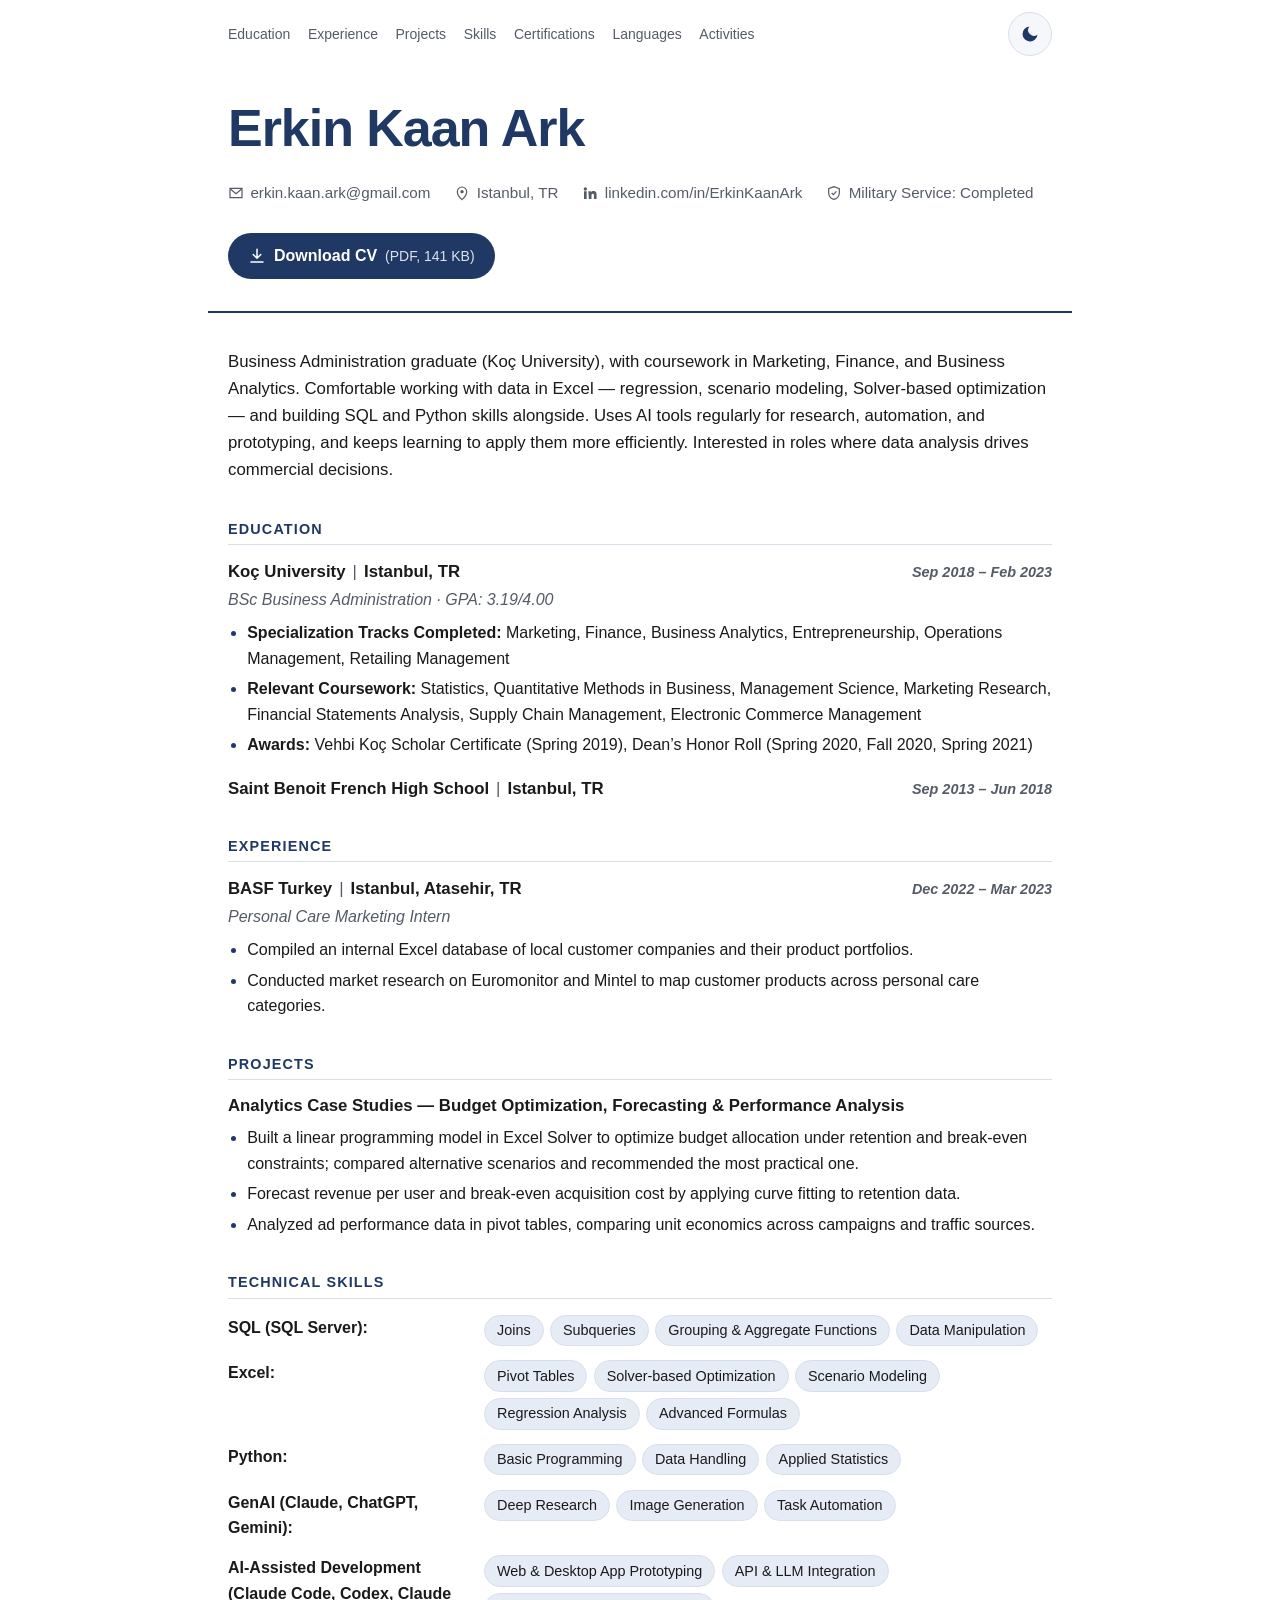
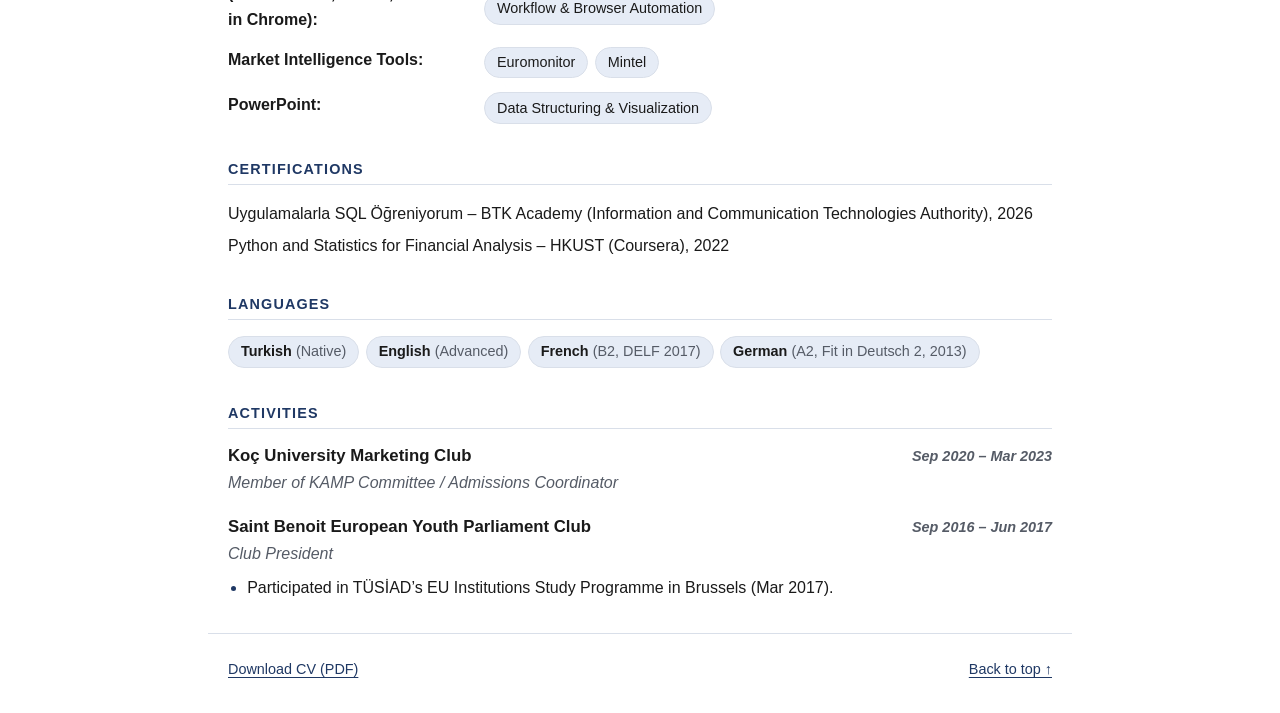
<file: index.html>
<!DOCTYPE html>
<html lang="en">
<head>
  <meta charset="utf-8">
  <meta name="viewport" content="width=device-width, initial-scale=1, viewport-fit=cover">
  <title>Erkin Kaan Ark — CV</title>
  <meta name="description" content="Business Administration graduate (Koç University), with coursework in Marketing, Finance, and Business Analytics.">
  <meta name="author" content="Erkin Kaan Ark">
  <meta name="robots" content="noindex, nofollow, noarchive">
  <meta name="color-scheme" content="light dark">
  <meta name="theme-color" content="#ffffff" media="(prefers-color-scheme: light)">
  <meta name="theme-color" content="#0f1420" media="(prefers-color-scheme: dark)">
  <meta name="format-detection" content="telephone=no">
  <link rel="canonical" href="https://ekaana.github.io/">
  <link rel="icon" href="favicon.svg" type="image/svg+xml">
  <link rel="apple-touch-icon" href="apple-touch-icon.png">

  <meta property="og:type" content="profile">
  <meta property="og:title" content="Erkin Kaan Ark — CV">
  <meta property="og:description" content="Business Administration graduate (Koç University), with coursework in Marketing, Finance, and Business Analytics.">
  <meta property="og:url" content="https://ekaana.github.io/">
  <meta property="og:image" content="https://ekaana.github.io/og-image.png">
  <meta property="og:image:width" content="1200">
  <meta property="og:image:height" content="630">
  <meta property="og:image:alt" content="Erkin Kaan Ark — Business Administration graduate, Koç University">
  <meta property="profile:first_name" content="Erkin Kaan">
  <meta property="profile:last_name" content="Ark">
  <meta name="twitter:card" content="summary_large_image">

  <script>
    (function () {
      document.documentElement.className += " js";
      try {
        var t = localStorage.getItem("theme");
        if (t === "light" || t === "dark") document.documentElement.setAttribute("data-theme", t);
      } catch (e) {}
    })();
  </script>
  <link rel="stylesheet" href="styles.css">
</head>
<body>
  <a class="skip-link" href="#main">Skip to content</a>

  <div class="topbar">
    <nav class="section-nav" aria-label="Sections">
      <a href="#education">Education</a>
      <a href="#experience">Experience</a>
      <a href="#projects">Projects</a>
      <a href="#skills">Skills</a>
      <a href="#certifications">Certifications</a>
      <a href="#languages">Languages</a>
      <a href="#activities">Activities</a>
    </nav>
    <button class="theme-toggle" type="button" aria-label="Toggle dark mode" aria-pressed="false">
      <svg class="icon-moon" viewBox="0 0 24 24" width="20" height="20" aria-hidden="true"><path d="M21 12.8A9 9 0 1 1 11.2 3a7 7 0 0 0 9.8 9.8z" fill="currentColor"/></svg>
      <svg class="icon-sun" viewBox="0 0 24 24" width="20" height="20" aria-hidden="true"><circle cx="12" cy="12" r="4.5" fill="currentColor"/><g stroke="currentColor" stroke-width="2" stroke-linecap="round"><path d="M12 1.5v2.5M12 20v2.5M1.5 12H4M20 12h2.5M4.6 4.6l1.8 1.8M17.6 17.6l1.8 1.8M4.6 19.4l1.8-1.8M17.6 6.4l1.8-1.8"/></g></svg>
    </button>
  </div>

  <header class="hero">
    <h1>Erkin Kaan Ark</h1>
    <ul class="contact">
      <li>
        <a class="email" data-u="kra.naak.nikre" data-d="moc.liamg">
          <svg viewBox="0 0 24 24" width="16" height="16" aria-hidden="true"><path d="M3 5h18v14H3z" fill="none" stroke="currentColor" stroke-width="1.8"/><path d="m3.5 6 8.5 7 8.5-7" fill="none" stroke="currentColor" stroke-width="1.8"/></svg>
          <span class="email-text">Email</span>
        </a>
        <noscript><span>erkin.kaan.ark [at] gmail.com</span></noscript>
      </li>
      <li>
        <svg viewBox="0 0 24 24" width="16" height="16" aria-hidden="true"><path d="M12 22s7-6.2 7-12a7 7 0 1 0-14 0c0 5.8 7 12 7 12z" fill="none" stroke="currentColor" stroke-width="1.8"/><circle cx="12" cy="10" r="2.5" fill="currentColor"/></svg>
        Istanbul, TR
      </li>
      <li>
        <a href="https://www.linkedin.com/in/ErkinKaanArk" rel="noopener" target="_blank">
          <svg viewBox="0 0 24 24" width="16" height="16" aria-hidden="true"><path fill="currentColor" d="M4.98 3.5a2.5 2.5 0 1 1 0 5 2.5 2.5 0 0 1 0-5zM3 9.5h4V21H3zM9.5 9.5h3.8v1.6h.05c.53-1 1.83-2.05 3.77-2.05 4.03 0 4.78 2.65 4.78 6.1V21h-4v-5.1c0-1.22-.02-2.78-1.7-2.78-1.7 0-1.95 1.32-1.95 2.7V21h-4z"/></svg>
          linkedin.com/in/ErkinKaanArk
        </a>
      </li>
      <li>
        <svg viewBox="0 0 24 24" width="16" height="16" aria-hidden="true"><path d="M12 2.5 4 5.5v6c0 5 3.4 8.8 8 10 4.6-1.2 8-5 8-10v-6z" fill="none" stroke="currentColor" stroke-width="1.8"/><path d="m8.5 12 2.5 2.5 4.5-5" fill="none" stroke="currentColor" stroke-width="1.8"/></svg>
        Military Service: Completed
      </li>
    </ul>
    <a class="btn-download" href="Erkin_Kaan_Ark_CV.pdf" download="Erkin_Kaan_Ark_CV.pdf" type="application/pdf">
      <svg viewBox="0 0 24 24" width="18" height="18" aria-hidden="true"><path d="M12 3v12m0 0-5-5m5 5 5-5M4 20h16" fill="none" stroke="currentColor" stroke-width="2" stroke-linecap="round" stroke-linejoin="round"/></svg>
      Download CV <span class="file-meta">(PDF, 141 KB)</span>
    </a>
  </header>

  <main id="main">
    <section class="summary" aria-label="Summary">
      <p>Business Administration graduate (Koç University), with coursework in Marketing, Finance, and Business Analytics. Comfortable working with data in Excel — regression, scenario modeling, Solver-based optimization — and building SQL and Python skills alongside. Uses AI tools regularly for research, automation, and prototyping, and keeps learning to apply them more efficiently. Interested in roles where data analysis drives commercial decisions.</p>
    </section>

    <section id="education" aria-labelledby="h-education">
      <h2 id="h-education">Education</h2>
      <article class="entry">
        <div class="entry-head">
          <h3>Koç University <span class="sep">|</span> <span class="place">Istanbul, TR</span></h3>
          <p class="dates"><time datetime="2018-09">Sep 2018</time> – <time datetime="2023-02">Feb 2023</time></p>
        </div>
        <p class="role">BSc Business Administration · GPA: 3.19/4.00</p>
        <ul class="bullets">
          <li><strong>Specialization Tracks Completed:</strong> Marketing, Finance, Business Analytics, Entrepreneurship, Operations Management, Retailing Management</li>
          <li><strong>Relevant Coursework:</strong> Statistics, Quantitative Methods in Business, Management Science, Marketing Research, Financial Statements Analysis, Supply Chain Management, Electronic Commerce Management</li>
          <li><strong>Awards:</strong> Vehbi Koç Scholar Certificate (Spring 2019), Dean’s Honor Roll (Spring 2020, Fall 2020, Spring 2021)</li>
        </ul>
      </article>
      <article class="entry">
        <div class="entry-head">
          <h3>Saint Benoit French High School <span class="sep">|</span> <span class="place">Istanbul, TR</span></h3>
          <p class="dates"><time datetime="2013-09">Sep 2013</time> – <time datetime="2018-06">Jun 2018</time></p>
        </div>
      </article>
    </section>

    <section id="experience" aria-labelledby="h-experience">
      <h2 id="h-experience">Experience</h2>
      <article class="entry">
        <div class="entry-head">
          <h3>BASF Turkey <span class="sep">|</span> <span class="place">Istanbul, Atasehir, TR</span></h3>
          <p class="dates"><time datetime="2022-12">Dec 2022</time> – <time datetime="2023-03">Mar 2023</time></p>
        </div>
        <p class="role">Personal Care Marketing Intern</p>
        <ul class="bullets">
          <li>Compiled an internal Excel database of local customer companies and their product portfolios.</li>
          <li>Conducted market research on Euromonitor and Mintel to map customer products across personal care categories.</li>
        </ul>
      </article>
    </section>

    <section id="projects" aria-labelledby="h-projects">
      <h2 id="h-projects">Projects</h2>
      <article class="entry">
        <div class="entry-head">
          <h3>Analytics Case Studies — Budget Optimization, Forecasting &amp; Performance Analysis</h3>
        </div>
        <ul class="bullets">
          <li>Built a linear programming model in Excel Solver to optimize budget allocation under retention and break-even constraints; compared alternative scenarios and recommended the most practical one.</li>
          <li>Forecast revenue per user and break-even acquisition cost by applying curve fitting to retention data.</li>
          <li>Analyzed ad performance data in pivot tables, comparing unit economics across campaigns and traffic sources.</li>
        </ul>
      </article>
    </section>

    <section id="skills" aria-labelledby="h-skills">
      <h2 id="h-skills">Technical Skills</h2>
      <dl class="skills">
        <div class="skill">
          <dt>SQL (SQL Server):</dt>
          <dd><ul class="chips"><li>Joins</li><li>Subqueries</li><li>Grouping &amp; Aggregate Functions</li><li>Data Manipulation</li></ul></dd>
        </div>
        <div class="skill">
          <dt>Excel:</dt>
          <dd><ul class="chips"><li>Pivot Tables</li><li>Solver-based Optimization</li><li>Scenario Modeling</li><li>Regression Analysis</li><li>Advanced Formulas</li></ul></dd>
        </div>
        <div class="skill">
          <dt>Python:</dt>
          <dd><ul class="chips"><li>Basic Programming</li><li>Data Handling</li><li>Applied Statistics</li></ul></dd>
        </div>
        <div class="skill">
          <dt>GenAI (Claude, ChatGPT, Gemini):</dt>
          <dd><ul class="chips"><li>Deep Research</li><li>Image Generation</li><li>Task Automation</li></ul></dd>
        </div>
        <div class="skill">
          <dt>AI-Assisted Development (Claude Code, Codex, Claude in Chrome):</dt>
          <dd><ul class="chips"><li>Web &amp; Desktop App Prototyping</li><li>API &amp; LLM Integration</li><li>Workflow &amp; Browser Automation</li></ul></dd>
        </div>
        <div class="skill">
          <dt>Market Intelligence Tools:</dt>
          <dd><ul class="chips"><li>Euromonitor</li><li>Mintel</li></ul></dd>
        </div>
        <div class="skill">
          <dt>PowerPoint:</dt>
          <dd><ul class="chips"><li>Data Structuring &amp; Visualization</li></ul></dd>
        </div>
      </dl>
    </section>

    <section id="certifications" aria-labelledby="h-certifications">
      <h2 id="h-certifications">Certifications</h2>
      <ul class="plain">
        <li>Uygulamalarla SQL Öğreniyorum – BTK Academy (Information and Communication Technologies Authority), 2026</li>
        <li>Python and Statistics for Financial Analysis – HKUST (Coursera), 2022</li>
      </ul>
    </section>

    <section id="languages" aria-labelledby="h-languages">
      <h2 id="h-languages">Languages</h2>
      <ul class="languages">
        <li><span class="lang">Turkish</span> <span class="level">(Native)</span></li>
        <li><span class="lang">English</span> <span class="level">(Advanced)</span></li>
        <li><span class="lang">French</span> <span class="level">(B2, DELF 2017)</span></li>
        <li><span class="lang">German</span> <span class="level">(A2, Fit in Deutsch 2, 2013)</span></li>
      </ul>
    </section>

    <section id="activities" aria-labelledby="h-activities">
      <h2 id="h-activities">Activities</h2>
      <article class="entry">
        <div class="entry-head">
          <h3>Koç University Marketing Club</h3>
          <p class="dates"><time datetime="2020-09">Sep 2020</time> – <time datetime="2023-03">Mar 2023</time></p>
        </div>
        <p class="role">Member of KAMP Committee / Admissions Coordinator</p>
      </article>
      <article class="entry">
        <div class="entry-head">
          <h3>Saint Benoit European Youth Parliament Club</h3>
          <p class="dates"><time datetime="2016-09">Sep 2016</time> – <time datetime="2017-06">Jun 2017</time></p>
        </div>
        <p class="role">Club President</p>
        <ul class="bullets">
          <li>Participated in TÜSİAD’s EU Institutions Study Programme in Brussels (Mar 2017).</li>
        </ul>
      </article>
    </section>
  </main>

  <footer class="footer">
    <a href="Erkin_Kaan_Ark_CV.pdf" download="Erkin_Kaan_Ark_CV.pdf">Download CV (PDF)</a>
    <a href="#main">Back to top ↑</a>
  </footer>

  <script src="script.js" defer></script>
</body>
</html>
</file>
<file: styles.css>
/* ---------- Theme tokens ---------- */
:root {
  --bg: #ffffff;
  --surface: #f5f7fb;
  --text: #1a1a1a;
  --muted: #555b66;
  --accent: #1f3864;
  --accent-soft: #e6ecf6;
  --border: #d9dfe9;
  --btn-text: #ffffff;
  --focus: #2f6fdb;
  --maxw: 54rem;
  color-scheme: light;
}

@media (prefers-color-scheme: dark) {
  :root:not([data-theme="light"]) {
    --bg: #0f1420;
    --surface: #171e2d;
    --text: #e6e9ef;
    --muted: #a3acbb;
    --accent: #9db8ea;
    --accent-soft: #1f2a40;
    --border: #2a3448;
    --btn-text: #0f1420;
    --focus: #8fb3ff;
    color-scheme: dark;
  }
}

:root[data-theme="dark"] {
  --bg: #0f1420;
  --surface: #171e2d;
  --text: #e6e9ef;
  --muted: #a3acbb;
  --accent: #9db8ea;
  --accent-soft: #1f2a40;
  --border: #2a3448;
  --btn-text: #0f1420;
  --focus: #8fb3ff;
  color-scheme: dark;
}

/* ---------- Base ---------- */
*,
*::before,
*::after {
  box-sizing: border-box;
}

html {
  -webkit-text-size-adjust: 100%;
  text-size-adjust: 100%;
  scroll-behavior: smooth;
}

body {
  margin: 0;
  background: var(--bg);
  color: var(--text);
  font-family: -apple-system, BlinkMacSystemFont, "Segoe UI", Roboto, "Helvetica Neue", Arial, "Noto Sans", "Liberation Sans", sans-serif;
  font-size: 1rem;
  line-height: 1.6;
  -webkit-font-smoothing: antialiased;
  -moz-osx-font-smoothing: grayscale;
  padding-left: env(safe-area-inset-left);
  padding-right: env(safe-area-inset-right);
}

a {
  color: var(--accent);
  text-underline-offset: 0.2em;
}

:focus-visible {
  outline: 3px solid var(--focus);
  outline-offset: 2px;
  border-radius: 4px;
}

h1,
h2,
h3 {
  margin: 0;
  line-height: 1.25;
}

ul {
  margin: 0;
  padding: 0;
}

.skip-link {
  position: absolute;
  left: 1rem;
  top: -4rem;
  z-index: 10;
  padding: 0.6rem 1rem;
  background: var(--accent);
  color: var(--btn-text);
  border-radius: 6px;
}

.skip-link:focus {
  top: 1rem;
}

/* ---------- Top bar ---------- */
.topbar {
  max-width: var(--maxw);
  margin: 0 auto;
  padding: 0.75rem 1.25rem 0;
  display: flex;
  align-items: center;
  justify-content: flex-end;
  gap: 1rem;
}

.section-nav {
  display: none;
  flex-wrap: wrap;
  gap: 0.25rem 1.1rem;
  margin-right: auto;
  font-size: 0.875rem;
}

.section-nav a {
  color: var(--muted);
  text-decoration: none;
  padding: 0.35rem 0;
}

.section-nav a:hover {
  color: var(--accent);
}

.theme-toggle {
  display: inline-flex;
  align-items: center;
  justify-content: center;
  width: 2.75rem;
  height: 2.75rem;
  border: 1px solid var(--border);
  border-radius: 50%;
  background: var(--surface);
  color: var(--accent);
  cursor: pointer;
  -webkit-appearance: none;
  appearance: none;
}

.theme-toggle:hover {
  border-color: var(--accent);
}

.theme-toggle .icon-sun {
  display: none;
}

:root[data-theme="dark"] .theme-toggle .icon-sun {
  display: block;
}

:root[data-theme="dark"] .theme-toggle .icon-moon {
  display: none;
}

@media (prefers-color-scheme: dark) {
  :root:not([data-theme="light"]) .theme-toggle .icon-sun {
    display: block;
  }

  :root:not([data-theme="light"]) .theme-toggle .icon-moon {
    display: none;
  }
}

/* ---------- Hero ---------- */
.hero,
main,
.footer {
  max-width: var(--maxw);
  margin: 0 auto;
  padding-left: 1.25rem;
  padding-right: 1.25rem;
}

.hero {
  padding-top: 1.5rem;
  padding-bottom: 2rem;
  border-bottom: 2px solid var(--accent);
}

.hero h1 {
  color: var(--accent);
  font-size: clamp(2.25rem, 7vw, 3.25rem);
  letter-spacing: -0.02em;
}

.contact {
  list-style: none;
  display: flex;
  flex-wrap: wrap;
  gap: 0.5rem 1.5rem;
  margin: 1rem 0 1.5rem;
  color: var(--muted);
  font-size: 0.95rem;
}

.contact li {
  display: inline-flex;
  align-items: center;
  gap: 0.4rem;
}

.contact svg {
  flex-shrink: 0;
}

.contact a {
  display: inline-flex;
  align-items: center;
  gap: 0.4rem;
  color: var(--muted);
  text-decoration: none;
  min-height: 2rem;
}

.contact a:hover {
  color: var(--accent);
  text-decoration: underline;
}

.email {
  display: none !important;
}

.js .email {
  display: inline-flex !important;
}

.btn-download {
  display: inline-flex;
  align-items: center;
  gap: 0.5rem;
  min-height: 2.75rem;
  padding: 0.65rem 1.25rem;
  border-radius: 999px;
  background: var(--accent);
  color: var(--btn-text);
  font-weight: 600;
  text-decoration: none;
  transition: transform 0.15s ease, box-shadow 0.15s ease;
}

.btn-download:hover {
  transform: translateY(-1px);
  box-shadow: 0 6px 18px rgba(31, 56, 100, 0.25);
}

.file-meta {
  font-weight: 400;
  opacity: 0.85;
  font-size: 0.875rem;
}

/* ---------- Sections ---------- */
main {
  padding-bottom: 2rem;
}

.summary p {
  margin: 1.75rem 0 0;
  font-size: 1.05rem;
}

section {
  margin-top: 2.25rem;
  scroll-margin-top: 1rem;
}

h2 {
  color: var(--accent);
  font-size: 0.9rem;
  font-weight: 700;
  text-transform: uppercase;
  letter-spacing: 0.08em;
  padding-bottom: 0.4rem;
  margin-bottom: 1rem;
  border-bottom: 1px solid var(--border);
}

.entry + .entry {
  margin-top: 1.25rem;
}

.entry-head {
  display: flex;
  flex-direction: column;
  gap: 0.1rem;
}

.entry-head h3 {
  font-size: 1.05rem;
}

.sep {
  color: var(--muted);
  font-weight: 400;
  margin: 0 0.15rem;
}

.place {
  font-weight: 600;
}

.dates {
  margin: 0;
  color: var(--muted);
  font-size: 0.9rem;
  font-style: italic;
  font-weight: 600;
  white-space: nowrap;
}

.role {
  margin: 0.15rem 0 0;
  font-style: italic;
  color: var(--muted);
}

.bullets {
  margin-top: 0.5rem;
  padding-left: 1.2rem;
}

.bullets li {
  margin-top: 0.3rem;
}

.bullets li::marker {
  color: var(--accent);
}

.plain {
  list-style: none;
}

.plain li + li {
  margin-top: 0.4rem;
}

/* ---------- Skills ---------- */
.skills {
  margin: 0;
  display: grid;
  gap: 0.9rem;
}

.skill dt {
  font-weight: 700;
}

.skill dd {
  margin: 0.35rem 0 0;
}

.chips,
.languages {
  list-style: none;
  display: flex;
  flex-wrap: wrap;
  gap: 0.4rem;
}

.chips li,
.languages li {
  background: var(--accent-soft);
  border: 1px solid var(--border);
  border-radius: 999px;
  padding: 0.2rem 0.75rem;
  font-size: 0.9rem;
}

.lang {
  font-weight: 600;
}

.level {
  color: var(--muted);
}

/* ---------- Footer ---------- */
.footer {
  display: flex;
  flex-wrap: wrap;
  justify-content: space-between;
  gap: 1rem;
  padding-top: 1.5rem;
  padding-bottom: calc(2rem + env(safe-area-inset-bottom));
  border-top: 1px solid var(--border);
  font-size: 0.9rem;
}

/* ---------- Larger screens ---------- */
@media (min-width: 40em) {
  .entry-head {
    flex-direction: row;
    justify-content: space-between;
    align-items: baseline;
    gap: 1rem;
  }

  .skill {
    display: grid;
    grid-template-columns: 15rem 1fr;
    gap: 1rem;
    align-items: start;
  }

  .skill dd {
    margin: 0;
  }
}

@media (min-width: 52em) {
  .section-nav {
    display: flex;
  }

  .hero {
    padding-top: 2.5rem;
  }
}

/* ---------- Motion ---------- */
@media (prefers-reduced-motion: no-preference) {
  .hero,
  main > section {
    animation: fade-up 0.5s ease both;
  }

  main > section:nth-child(2) { animation-delay: 0.05s; }
  main > section:nth-child(3) { animation-delay: 0.1s; }
  main > section:nth-child(4) { animation-delay: 0.15s; }
  main > section:nth-child(n + 5) { animation-delay: 0.2s; }
}

@media (prefers-reduced-motion: reduce) {
  html {
    scroll-behavior: auto;
  }

  * {
    transition: none !important;
  }
}

@keyframes fade-up {
  from {
    opacity: 0;
    transform: translateY(8px);
  }
  to {
    opacity: 1;
    transform: none;
  }
}

/* ---------- Print ---------- */
@media print {
  @page {
    size: A4;
    margin: 11mm 13mm;
  }

  :root,
  :root[data-theme="dark"] {
    --bg: #fff;
    --surface: #fff;
    --text: #1a1a1a;
    --muted: #444;
    --accent: #1f3864;
    --accent-soft: #fff;
    --border: #c9d2e0;
    color-scheme: light;
  }

  body {
    font-size: 9.3pt;
    line-height: 1.32;
  }

  .topbar,
  .skip-link,
  .btn-download,
  .footer {
    display: none !important;
  }

  .hero,
  main {
    max-width: none;
    padding: 0;
    animation: none !important;
  }

  .hero {
    padding-bottom: 0.6rem;
  }

  .hero h1 {
    font-size: 24pt;
  }

  .contact {
    margin: 0.4rem 0 0;
    font-size: 9pt;
  }

  .contact svg {
    display: none;
  }

  .contact a {
    min-height: 0;
    text-decoration: none;
  }

  section {
    margin-top: 0.55rem;
    animation: none !important;
  }

  .summary p {
    margin-top: 0.6rem;
    font-size: 9.3pt;
  }

  h2 {
    font-size: 10pt;
    padding-bottom: 0.15rem;
    margin-bottom: 0.3rem;
    break-after: avoid;
  }

  .entry,
  .skill {
    break-inside: avoid;
  }

  .entry + .entry {
    margin-top: 0.35rem;
  }

  .bullets {
    margin-top: 0.15rem;
  }

  .plain li + li {
    margin-top: 0;
  }

  .entry-head {
    flex-direction: row;
    justify-content: space-between;
  }

  .entry-head h3 {
    font-size: 9.5pt;
  }

  .dates {
    font-size: 9pt;
  }

  .bullets li {
    margin-top: 0;
  }

  .skills {
    gap: 0;
  }

  .skill {
    display: block;
  }

  .skill dt,
  .skill dd {
    display: inline;
  }

  .chips,
  .languages {
    display: inline;
  }

  .chips li,
  .languages li {
    display: inline;
    background: none;
    border: 0;
    padding: 0;
    font-size: inherit;
  }

  .chips li + li::before {
    content: ", ";
  }

  .languages li + li::before {
    content: " · ";
  }
}
</file>
